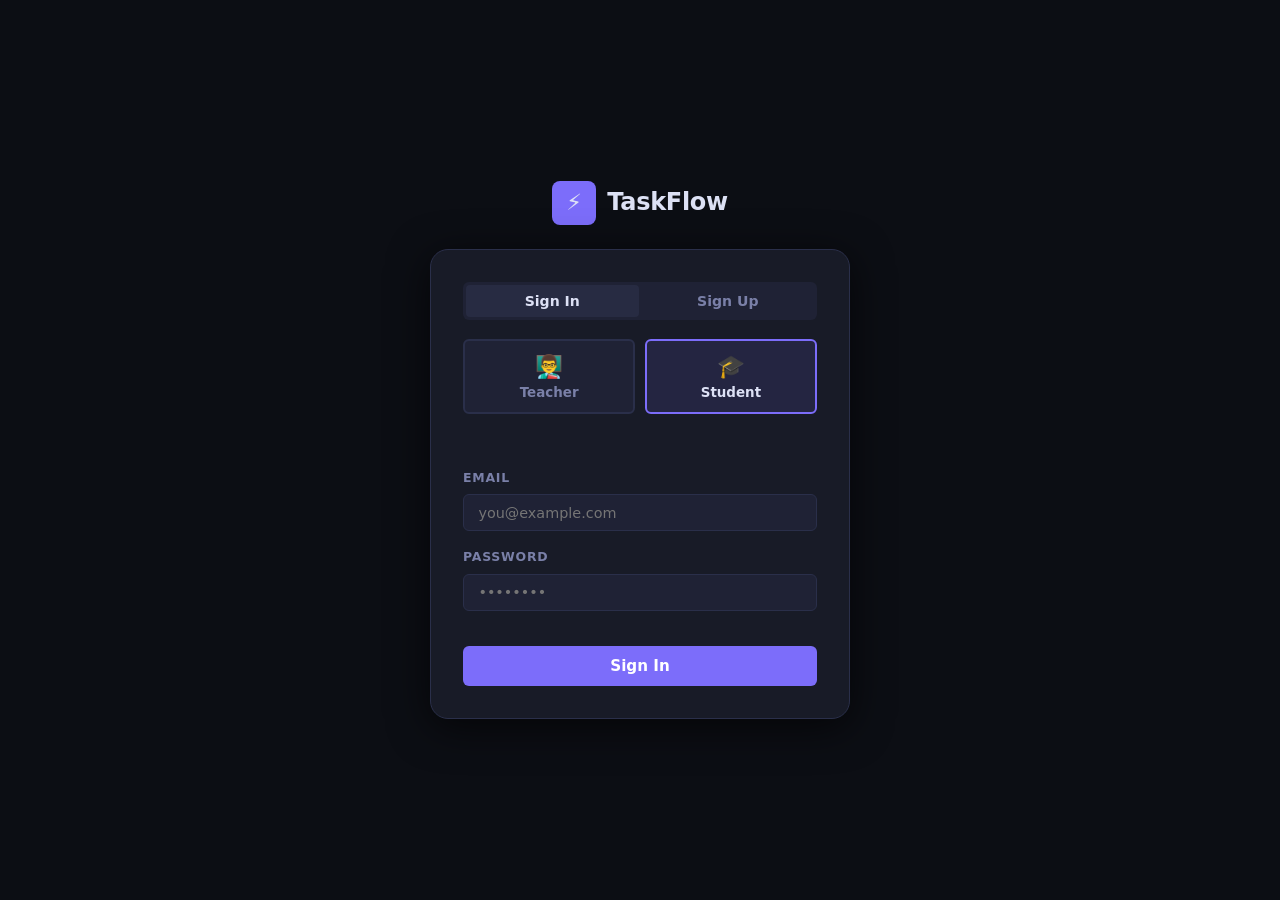
<file: index.html>
<!DOCTYPE html>
<html lang="en">

<head>
  <meta charset="UTF-8" />
  <meta http-equiv="refresh" content="0;url=login.html" />
  <title>TaskFlow</title>
</head>

<body>
  <script>location.href = 'login.html';</script>
</body>

</html>
</file>
<file: css/style.css>
/* =====================================================
   TASKFLOW — Global Stylesheet
   ===================================================== */

/* ===== RESET ===== */
*,
*::before,
*::after {
  box-sizing: border-box;
  margin: 0;
  padding: 0;
}

/* ===== DESIGN TOKENS ===== */
:root {
  --bg: #0c0e14;
  --bg2: #11131c;
  --surface: #181b27;
  --surface2: #1f2235;
  --surface3: #272b42;
  --border: #2a2f4a;
  --accent: #7c6dfa;
  --accent-dim: #5a4fd4;
  --accent2: #fa6d8f;
  --success: #4ecca3;
  --warn: #f9c74f;
  --danger: #f94144;
  --text: #dde1f5;
  --text-muted: #7a80a8;
  --text-faint: #454b6e;
  --radius-sm: 6px;
  --radius: 12px;
  --radius-lg: 18px;
  --shadow-sm: 0 2px 8px rgba(0, 0, 0, 0.35);
  --shadow: 0 4px 20px rgba(0, 0, 0, 0.5);
  --shadow-lg: 0 8px 40px rgba(0, 0, 0, 0.65);
  --sidebar-w: 220px;
  --header-h: 60px;
}

/* ===== BASE ===== */
body {
  background: var(--bg);
  color: var(--text);
  min-height: 100vh;
  line-height: 1.6;
  font-family: 'DM Sans', system-ui, sans-serif;
}

a {
  color: inherit;
  text-decoration: none;
}

button {
  cursor: pointer;
  font-family: inherit;
}

input,
textarea,
select {
  font-family: inherit;
}

/* ===== LAYOUT SHELL ===== */
.shell {
  display: flex;
  min-height: 100vh;
}

/* ===== SIDEBAR ===== */
.sidebar {
  width: var(--sidebar-w);
  background: var(--surface);
  border-right: 1px solid var(--border);
  display: flex;
  flex-direction: column;
  position: fixed;
  top: 0;
  left: 0;
  height: 100vh;
  z-index: 50;
  overflow-y: auto;
}

.sidebar-logo {
  padding: 1.4rem 1.4rem 1rem;
  display: flex;
  align-items: center;
  gap: 0.6rem;
  border-bottom: 1px solid var(--border);
}

.logo-icon {
  width: 32px;
  height: 32px;
  background: var(--accent);
  border-radius: 8px;
  display: flex;
  align-items: center;
  justify-content: center;
  font-size: 1rem;
  flex-shrink: 0;
}

.logo-text {
  font-size: 1.1rem;
  font-weight: 800;
  color: var(--text);
  letter-spacing: -0.3px;
}

.sidebar-section {
  padding: 1rem 0.8rem 0.4rem;
}

.sidebar-section-label {
  font-size: 0.68rem;
  font-weight: 700;
  color: var(--text-faint);
  text-transform: uppercase;
  letter-spacing: 0.1em;
  padding: 0 0.6rem;
  margin-bottom: 0.4rem;
}

.nav-item {
  display: flex;
  align-items: center;
  gap: 0.7rem;
  padding: 0.55rem 0.8rem;
  border-radius: var(--radius-sm);
  color: var(--text-muted);
  font-size: 0.88rem;
  font-weight: 500;
  transition: all 0.15s;
  margin-bottom: 2px;
  cursor: pointer;
  user-select: none;
}

.nav-item:hover {
  background: var(--surface2);
  color: var(--text);
}

.nav-item.active {
  background: var(--surface3);
  color: var(--text);
}

.nav-item .nav-icon {
  font-size: 1rem;
  width: 20px;
  text-align: center;
}

.nav-badge {
  margin-left: auto;
  background: var(--accent);
  color: #fff;
  font-size: 0.68rem;
  font-weight: 700;
  padding: 1px 6px;
  border-radius: 99px;
}

.sidebar-footer {
  margin-top: auto;
  padding: 1rem 0.8rem;
  border-top: 1px solid var(--border);
}

.user-card {
  display: flex;
  align-items: center;
  gap: 0.7rem;
  padding: 0.6rem 0.8rem;
  border-radius: var(--radius-sm);
  transition: background 0.15s;
}

.user-card:hover {
  background: var(--surface2);
}

.avatar {
  width: 32px;
  height: 32px;
  border-radius: 50%;
  background: linear-gradient(135deg, var(--accent), var(--accent2));
  display: flex;
  align-items: center;
  justify-content: center;
  font-size: 0.8rem;
  font-weight: 700;
  color: #fff;
  flex-shrink: 0;
}

.user-info {
  overflow: hidden;
}

.user-name {
  font-size: 0.82rem;
  font-weight: 600;
}

.user-role {
  font-size: 0.72rem;
  color: var(--text-muted);
}

/* ===== MAIN CONTENT ===== */
.content {
  margin-left: var(--sidebar-w);
  flex: 1;
  display: flex;
  flex-direction: column;
  min-height: 100vh;
}

/* ===== TOP BAR ===== */
.topbar {
  height: var(--header-h);
  background: var(--bg2);
  border-bottom: 1px solid var(--border);
  display: flex;
  align-items: center;
  padding: 0 1.8rem;
  gap: 1rem;
  position: sticky;
  top: 0;
  z-index: 40;
}

.topbar-title {
  font-size: 1rem;
  font-weight: 700;
  color: var(--text);
  flex: 1;
}

.topbar-actions {
  display: flex;
  align-items: center;
  gap: 0.6rem;
}

/* ===== BUTTONS ===== */
.btn {
  display: inline-flex;
  align-items: center;
  gap: 0.4rem;
  border: none;
  border-radius: var(--radius-sm);
  padding: 0.5rem 1rem;
  font-size: 0.85rem;
  font-weight: 600;
  transition: all 0.15s;
}

.btn-primary {
  background: var(--accent);
  color: #fff;
}

.btn-primary:hover {
  background: var(--accent-dim);
}

.btn-ghost {
  background: transparent;
  color: var(--text-muted);
  border: 1px solid var(--border);
}

.btn-ghost:hover {
  background: var(--surface2);
  color: var(--text);
}

.btn-danger {
  background: var(--danger);
  color: #fff;
}

.btn-danger:hover {
  opacity: 0.85;
}

.btn-success {
  background: var(--success);
  color: #000;
}

.btn-success:hover {
  opacity: 0.85;
}

/* ===== PAGE BODY ===== */
.page-body {
  padding: 2rem 2.2rem;
  flex: 1;
}

/* ===== STAT CARDS ===== */
.stats-grid {
  display: grid;
  grid-template-columns: repeat(4, 1fr);
  gap: 1rem;
  margin-bottom: 2rem;
}

.stat-card {
  background: var(--surface);
  border-radius: var(--radius);
  padding: 1.4rem 1.6rem;
  border: 1px solid var(--border);
  position: relative;
  overflow: hidden;
}

.stat-card::before {
  content: '';
  position: absolute;
  top: 0;
  left: 0;
  right: 0;
  height: 3px;
  background: var(--accent);
}

.stat-card.green::before {
  background: var(--success);
}

.stat-card.yellow::before {
  background: var(--warn);
}

.stat-card.red::before {
  background: var(--danger);
}

.stat-label {
  font-size: 0.75rem;
  font-weight: 600;
  color: var(--text-muted);
  text-transform: uppercase;
  letter-spacing: 0.08em;
  margin-bottom: 0.5rem;
}

.stat-value {
  font-size: 2.2rem;
  font-weight: 800;
  color: var(--text);
  line-height: 1;
}

.stat-sub {
  font-size: 0.75rem;
  color: var(--text-muted);
  margin-top: 0.4rem;
}

/* ===== PROGRESS BAR ===== */
.progress-wrap {
  background: var(--surface3);
  border-radius: 99px;
  height: 6px;
  overflow: hidden;
  margin-top: 0.8rem;
}

.progress-fill {
  height: 100%;
  background: linear-gradient(90deg, var(--accent), var(--accent2));
  border-radius: 99px;
  transition: width 0.5s ease;
  width: 0%;
}

/* ===== SECTION HEADER ===== */
.section-header {
  display: flex;
  align-items: center;
  justify-content: space-between;
  margin-bottom: 1.2rem;
}

.section-title {
  font-size: 0.95rem;
  font-weight: 700;
  color: var(--text);
}

/* ===== MODAL ===== */
.overlay {
  display: none;
  position: fixed;
  inset: 0;
  background: rgba(0, 0, 0, 0.65);
  z-index: 200;
}

.modal {
  display: none;
  position: fixed;
  top: 50%;
  left: 50%;
  transform: translate(-50%, -50%);
  background: var(--surface);
  border: 1px solid var(--border);
  border-radius: var(--radius-lg);
  padding: 2rem;
  width: 90%;
  max-width: 500px;
  z-index: 300;
  box-shadow: var(--shadow-lg);
  max-height: 90vh;
  overflow-y: auto;
}

.overlay.open,
.modal.open {
  display: block;
}

.modal-header {
  display: flex;
  align-items: center;
  justify-content: space-between;
  margin-bottom: 1.4rem;
}

.modal-title {
  font-size: 1.15rem;
  font-weight: 800;
}

.modal-close {
  background: var(--surface2);
  border: none;
  color: var(--text-muted);
  width: 28px;
  height: 28px;
  border-radius: 50%;
  font-size: 1rem;
  display: flex;
  align-items: center;
  justify-content: center;
  transition: all 0.15s;
}

.modal-close:hover {
  background: var(--surface3);
  color: var(--text);
}

/* ===== FORM ELEMENTS ===== */
.form-group {
  margin-bottom: 1rem;
}

.form-label {
  display: block;
  font-size: 0.78rem;
  font-weight: 700;
  color: var(--text-muted);
  text-transform: uppercase;
  letter-spacing: 0.06em;
  margin-bottom: 0.4rem;
}

.form-label .req {
  color: var(--accent2);
}

.form-control {
  width: 100%;
  background: var(--surface2);
  border: 1px solid var(--border);
  color: var(--text);
  padding: 0.6rem 0.9rem;
  border-radius: var(--radius-sm);
  font-size: 0.9rem;
  outline: none;
  transition: border-color 0.2s;
  appearance: none;
}

.form-control:focus {
  border-color: var(--accent);
}

textarea.form-control {
  resize: vertical;
  min-height: 80px;
}

.modal-footer {
  display: flex;
  justify-content: flex-end;
  gap: 0.7rem;
  margin-top: 1.4rem;
}

/* ===== EMPTY STATE ===== */
.empty-state {
  text-align: center;
  padding: 3rem 1rem;
  color: var(--text-muted);
}

.empty-state-icon {
  font-size: 2.5rem;
  margin-bottom: 0.8rem;
}

.empty-state-text {
  font-size: 0.9rem;
}

/* ===== TOAST ===== */
.toast-container {
  position: fixed;
  bottom: 1.5rem;
  right: 1.5rem;
  z-index: 999;
  display: flex;
  flex-direction: column;
  gap: 0.5rem;
}

.toast {
  background: var(--surface3);
  border: 1px solid var(--border);
  border-radius: var(--radius-sm);
  padding: 0.75rem 1.2rem;
  font-size: 0.85rem;
  color: var(--text);
  box-shadow: var(--shadow);
  animation: slideIn 0.25s ease;
  transition: opacity 0.3s ease;
}

@keyframes slideIn {
  from {
    opacity: 0;
    transform: translateY(12px);
  }

  to {
    opacity: 1;
    transform: translateY(0);
  }
}

/* ===== MOBILE SIDEBAR TOGGLE ===== */
.sidebar-toggle {
  display: none;
  background: var(--surface2);
  border: 1px solid var(--border);
  color: var(--text);
  width: 36px;
  height: 36px;
  border-radius: var(--radius-sm);
  font-size: 1.1rem;
  align-items: center;
  justify-content: center;
  cursor: pointer;
  flex-shrink: 0;
}

/* ===== RESPONSIVE ===== */
@media (max-width: 900px) {
  .stats-grid {
    grid-template-columns: repeat(2, 1fr);
  }
}

@media (max-width: 768px) {
  .sidebar {
    transform: translateX(-100%);
    transition: transform 0.25s ease;
  }

  .sidebar.open {
    transform: translateX(0);
  }

  .content {
    margin-left: 0;
  }

  .stats-grid {
    grid-template-columns: repeat(2, 1fr);
  }

  .page-body {
    padding: 1.2rem;
  }

  .sidebar-toggle {
    display: flex;
  }

  .sidebar-overlay {
    display: none;
    position: fixed;
    inset: 0;
    background: rgba(0, 0, 0, 0.5);
    z-index: 49;
  }

  .sidebar-overlay.open {
    display: block;
  }
}
</file>
<file: css/pages.css>
/* =====================================================
   TASKFLOW — Page-Specific Styles (pages.css)
   ===================================================== */

/* ===================================================
   AUTH PAGE (login.html)
   =================================================== */

.auth-body {
  display: flex;
  align-items: center;
  justify-content: center;
  min-height: 100vh;
  background: var(--bg);
  padding: 1rem;
}

.auth-page {
  width: 100%;
  max-width: 420px;
  display: flex;
  flex-direction: column;
  align-items: center;
  gap: 1.5rem;
}

.auth-brand {
  display: flex;
  align-items: center;
  gap: 0.7rem;
}

.auth-card {
  width: 100%;
  background: var(--surface);
  border: 1px solid var(--border);
  border-radius: var(--radius-lg);
  padding: 2rem;
  box-shadow: var(--shadow-lg);
  display: flex;
  flex-direction: column;
  gap: 1.2rem;
}

/* Mode tabs (Sign In / Sign Up) */
.auth-tabs {
  display: flex;
  background: var(--surface2);
  border-radius: var(--radius-sm);
  padding: 3px;
  gap: 3px;
}

.auth-tab {
  flex: 1;
  background: transparent;
  border: none;
  color: var(--text-muted);
  padding: 0.5rem;
  border-radius: 4px;
  font-size: 0.88rem;
  font-weight: 600;
  transition: all 0.15s;
}

.auth-tab.active {
  background: var(--surface3);
  color: var(--text);
}

.auth-tab:hover:not(.active) {
  color: var(--text);
}

/* Role selector */
.role-selector {
  display: flex;
  gap: 0.6rem;
}

.role-btn {
  flex: 1;
  background: var(--surface2);
  border: 2px solid var(--border);
  color: var(--text-muted);
  border-radius: var(--radius-sm);
  padding: 0.75rem 0.5rem;
  font-size: 0.84rem;
  font-weight: 600;
  display: flex;
  flex-direction: column;
  align-items: center;
  gap: 0.3rem;
  transition: all 0.15s;
}

.role-btn .role-icon {
  font-size: 1.4rem;
}

.role-btn:hover {
  border-color: var(--accent);
  color: var(--text);
}

.role-btn.active {
  border-color: var(--accent);
  background: rgba(124, 109, 250, 0.12);
  color: var(--text);
}

/* Error */
.auth-error {
  font-size: 0.82rem;
  color: var(--danger);
  min-height: 1.2em;
  font-weight: 500;
}

/* Submit button */
.btn-auth {
  width: 100%;
  justify-content: center;
  padding: 0.7rem;
  font-size: 0.95rem;
  border-radius: var(--radius-sm);
}

/* ===================================================
   SHARED DASHBOARD
   =================================================== */

/* Tables */
.card {
  background: var(--surface);
  border: 1px solid var(--border);
  border-radius: var(--radius);
  overflow: hidden;
}

.card-header {
  display: flex;
  align-items: center;
  justify-content: space-between;
  padding: 1rem 1.4rem;
  border-bottom: 1px solid var(--border);
}

.card-title {
  font-size: 0.9rem;
  font-weight: 700;
}

.table {
  width: 100%;
  border-collapse: collapse;
}

.table th {
  font-size: 0.72rem;
  font-weight: 700;
  color: var(--text-muted);
  text-transform: uppercase;
  letter-spacing: 0.07em;
  padding: 0.75rem 1.4rem;
  text-align: left;
  border-bottom: 1px solid var(--border);
  background: var(--surface2);
}

.table td {
  padding: 0.85rem 1.4rem;
  font-size: 0.85rem;
  border-bottom: 1px solid var(--border);
  vertical-align: middle;
}

.table tr:last-child td {
  border-bottom: none;
}

.table .assignment-row {
  cursor: pointer;
  transition: background 0.1s;
}

.table .assignment-row:hover td {
  background: var(--surface2);
}

.table .assignment-row.expanded td {
  background: var(--surface2);
}

/* Empty cell */
.empty-cell {
  text-align: center;
  color: var(--text-muted);
  padding: 2.5rem !important;
  font-size: 0.86rem;
}

/* Priority pill */
.pill {
  display: inline-block;
  padding: 2px 10px;
  border-radius: 99px;
  font-size: 0.72rem;
  font-weight: 700;
}

.pill-high {
  background: rgba(249, 65, 68, 0.18);
  color: var(--danger);
}

.pill-medium {
  background: rgba(249, 199, 79, 0.18);
  color: var(--warn);
}

.pill-low {
  background: rgba(78, 204, 163, 0.18);
  color: var(--success);
}

/* Status badges (T8) */
.status-badge {
  display: inline-block;
  padding: 3px 10px;
  border-radius: 99px;
  font-size: 0.72rem;
  font-weight: 700;
}

.status-submitted {
  background: rgba(78, 204, 163, 0.2);
  color: var(--success);
}

.status-pending {
  background: rgba(249, 199, 79, 0.2);
  color: var(--warn);
}

.status-overdue {
  background: rgba(249, 65, 68, 0.2);
  color: var(--danger);
}

.status-done {
  background: rgba(78, 204, 163, 0.2);
  color: var(--success);
}

.status-event {
  background: rgba(124, 109, 250, 0.2);
  color: var(--accent);
}

/* Search box */
.search-box {
  flex: 1;
  max-width: 320px;
  background: var(--surface);
  border: 1px solid var(--border);
  color: var(--text);
  padding: 0.55rem 1rem;
  border-radius: var(--radius-sm);
  font-size: 0.88rem;
  outline: none;
  transition: border-color 0.2s;
}

.search-box:focus {
  border-color: var(--accent);
}

/* Expandable detail row (T9) */
.detail-row td {
  padding: 0 !important;
  background: var(--bg2);
}

.detail-panel {
  padding: 1rem 1.4rem 1.2rem;
  border-bottom: 2px solid var(--accent);
}

.detail-grid {
  display: grid;
  grid-template-columns: repeat(auto-fill, minmax(200px, 1fr));
  gap: 1rem;
}

.detail-label {
  display: block;
  font-size: 0.68rem;
  font-weight: 700;
  text-transform: uppercase;
  letter-spacing: 0.07em;
  color: var(--text-faint);
  margin-bottom: 0.25rem;
}

/* Icon buttons */
.icon-btn {
  background: var(--surface2);
  border: none;
  color: var(--text-muted);
  padding: 0.3rem 0.6rem;
  border-radius: 4px;
  font-size: 0.75rem;
  font-weight: 600;
  transition: all 0.15s;
}

.icon-btn:hover {
  background: var(--surface3);
  color: var(--text);
}

.icon-btn.danger:hover {
  background: rgba(249, 65, 68, 0.2);
  color: var(--danger);
}

.icon-btn.success:hover {
  background: rgba(78, 204, 163, 0.2);
  color: var(--success);
}

/* Task cards (personal tasks) */
.task-card {
  background: var(--surface2);
  border: 1px solid var(--border);
  border-radius: var(--radius-sm);
  padding: 0.9rem 1rem;
  border-left: 3px solid transparent;
  transition: box-shadow 0.15s, transform 0.15s;
  margin-bottom: 0.7rem;
}

.task-card.priority-high {
  border-left-color: var(--danger);
}

.task-card.priority-medium {
  border-left-color: var(--warn);
}

.task-card.priority-low {
  border-left-color: var(--success);
}

.task-card:hover {
  box-shadow: var(--shadow);
  transform: translateY(-1px);
}

.task-card.done {
  opacity: 0.55;
}

.task-card-title {
  font-size: 0.88rem;
  font-weight: 600;
  margin-bottom: 0.35rem;
  overflow: hidden;
  white-space: nowrap;
  text-overflow: ellipsis;
}

.task-card-desc {
  font-size: 0.78rem;
  color: var(--text-muted);
  margin-bottom: 0.6rem;
}

.task-card-footer {
  display: flex;
  align-items: center;
  justify-content: space-between;
  font-size: 0.72rem;
  color: var(--text-faint);
  margin-bottom: 0.5rem;
}

.task-card-actions {
  display: flex;
  gap: 0.4rem;
}

.task-card-actions .icon-btn {
  flex: 1;
  text-align: center;
}

/* Student checklist (T4) */
.student-check-row {
  display: flex;
  align-items: center;
  gap: 0.6rem;
  padding: 0.4rem 0.5rem;
  border-radius: var(--radius-sm);
  cursor: pointer;
  transition: background 0.1s;
}

.student-check-row:hover {
  background: var(--surface2);
}

.student-check-row input[type="checkbox"] {
  accent-color: var(--accent);
  width: 15px;
  height: 15px;
  flex-shrink: 0;
}

/* ===================================================
   SETTINGS PAGE
   =================================================== */

.settings-layout {
  display: grid;
  grid-template-columns: 200px 1fr;
  gap: 1.5rem;
  align-items: start;
}

@media (max-width: 768px) {
  .settings-layout {
    grid-template-columns: 1fr;
  }
}

.settings-nav {
  background: var(--surface);
  border: 1px solid var(--border);
  border-radius: var(--radius);
  padding: 0.5rem;
  position: sticky;
  top: calc(var(--header-h) + 1rem);
}

.settings-nav-item {
  display: block;
  padding: 0.55rem 0.9rem;
  border-radius: var(--radius-sm);
  font-size: 0.85rem;
  color: var(--text-muted);
  font-weight: 500;
  transition: all 0.15s;
  cursor: pointer;
}

.settings-nav-item:hover {
  background: var(--surface2);
  color: var(--text);
}

.settings-nav-item.active {
  background: var(--surface3);
  color: var(--text);
}

.settings-panel {
  display: flex;
  flex-direction: column;
  gap: 1rem;
}

.settings-card {
  background: var(--surface);
  border: 1px solid var(--border);
  border-radius: var(--radius);
  overflow: hidden;
}

.settings-card-header {
  padding: 1rem 1.4rem;
  border-bottom: 1px solid var(--border);
  background: var(--surface2);
}

.settings-card-title {
  font-size: 0.9rem;
  font-weight: 700;
}

.settings-card-body {
  padding: 1.4rem;
}

.settings-row {
  display: flex;
  align-items: center;
  justify-content: space-between;
  padding: 0.8rem 0;
  border-bottom: 1px solid var(--border);
}

.settings-row:last-child {
  border-bottom: none;
}

.settings-row-label {
  font-size: 0.88rem;
  font-weight: 600;
}

.settings-row-sub {
  font-size: 0.78rem;
  color: var(--text-muted);
  margin-top: 2px;
}

/* Toggle */
.toggle {
  position: relative;
  width: 40px;
  height: 22px;
  flex-shrink: 0;
}

.toggle input {
  opacity: 0;
  width: 0;
  height: 0;
}

.toggle-slider {
  position: absolute;
  inset: 0;
  background: var(--surface3);
  border-radius: 99px;
  cursor: pointer;
  transition: background 0.2s;
}

.toggle-slider::before {
  content: '';
  position: absolute;
  width: 16px;
  height: 16px;
  left: 3px;
  top: 3px;
  background: #fff;
  border-radius: 50%;
  transition: transform 0.2s;
}

.toggle input:checked+.toggle-slider {
  background: var(--accent);
}

.toggle input:checked+.toggle-slider::before {
  transform: translateX(18px);
}

/* Danger zone */
.danger-zone {
  border-color: rgba(249, 65, 68, 0.35) !important;
}

.danger-zone .settings-card-header {
  background: rgba(249, 65, 68, 0.08);
  border-bottom-color: rgba(249, 65, 68, 0.25);
}

/* ===================================================
   CALENDAR (My Schedule — ST7-ST12)
   =================================================== */

.cal-legend {
  display: flex;
  flex-wrap: wrap;
  gap: 0.8rem;
  padding: 0.7rem 1.4rem;
  border-bottom: 1px solid var(--border);
  background: var(--surface2);
}

.cal-legend-item {
  display: flex;
  align-items: center;
  gap: 0.35rem;
  font-size: 0.74rem;
  color: var(--text-muted);
}

.cal-legend-dot {
  width: 10px;
  height: 10px;
  border-radius: 99px;
  flex-shrink: 0;
}

.cal-grid {
  display: grid;
  grid-template-columns: repeat(7, 1fr);
  border-left: 1px solid var(--border);
  border-top: 1px solid var(--border);
}

.cal-day-header {
  background: var(--surface2);
  text-align: center;
  font-size: 0.68rem;
  font-weight: 700;
  text-transform: uppercase;
  letter-spacing: 0.06em;
  color: var(--text-muted);
  padding: 0.5rem 0;
  border-right: 1px solid var(--border);
  border-bottom: 1px solid var(--border);
}

.cal-day {
  min-height: 80px;
  border-right: 1px solid var(--border);
  border-bottom: 1px solid var(--border);
  padding: 0.3rem;
  display: flex;
  flex-direction: column;
  gap: 2px;
  background: var(--surface);
  transition: background 0.1s;
}

.cal-day:hover {
  background: var(--surface2);
}

.cal-day.cal-empty {
  background: var(--bg2);
}

.cal-today {
  background: rgba(124, 109, 250, 0.08);
}

.cal-today .cal-day-num {
  background: var(--accent);
  color: #fff;
  border-radius: 50%;
}

.cal-day-num {
  font-size: 0.78rem;
  font-weight: 700;
  color: var(--text-muted);
  width: 22px;
  height: 22px;
  display: flex;
  align-items: center;
  justify-content: center;
  margin-bottom: 2px;
  flex-shrink: 0;
}

/* Calendar event pills */
.cal-event {
  font-size: 0.65rem;
  font-weight: 600;
  padding: 1px 5px;
  border-radius: 3px;
  cursor: pointer;
  overflow: hidden;
  white-space: nowrap;
  text-overflow: ellipsis;
  transition: opacity 0.1s;
}

.cal-event:hover {
  opacity: 0.8;
}

/* Assignment priority colours */
.cal-ev-high {
  background: rgba(249, 65, 68, 0.25);
  color: var(--danger);
}

.cal-ev-medium {
  background: rgba(249, 199, 79, 0.25);
  color: var(--warn);
}

.cal-ev-low {
  background: rgba(78, 204, 163, 0.25);
  color: var(--success);
}

/* Submitted tasks — blue + strikethrough (ST8) */
.cal-ev-submitted {
  background: rgba(100, 160, 255, 0.22);
  color: #6fb3ff;
  text-decoration: line-through;
}

/* Personal events — purple */
.cal-ev-event {
  background: rgba(124, 109, 250, 0.2);
  color: var(--accent);
}

/* Personal tasks — teal (ST12) */
.cal-ev-personal {
  background: rgba(78, 204, 163, 0.18);
  color: var(--success);
  border-left: 2px solid var(--success);
}

/* Legend dots (mirror event colours) */
.cal-legend-dot.cal-ev-high {
  background: var(--danger);
}

.cal-legend-dot.cal-ev-medium {
  background: var(--warn);
}

.cal-legend-dot.cal-ev-low {
  background: var(--success);
}

.cal-legend-dot.cal-ev-submitted {
  background: #6fb3ff;
}

.cal-legend-dot.cal-ev-event {
  background: var(--accent);
}

.cal-legend-dot.cal-ev-personal {
  background: var(--success);
}

@media (max-width: 640px) {
  .cal-day {
    min-height: 52px;
  }

  .cal-event {
    display: none;
  }

  .cal-day:has(.cal-event) .cal-day-num::after {
    content: '•';
    font-size: 0.5rem;
    vertical-align: super;
    color: var(--accent);
  }
}
</file>
